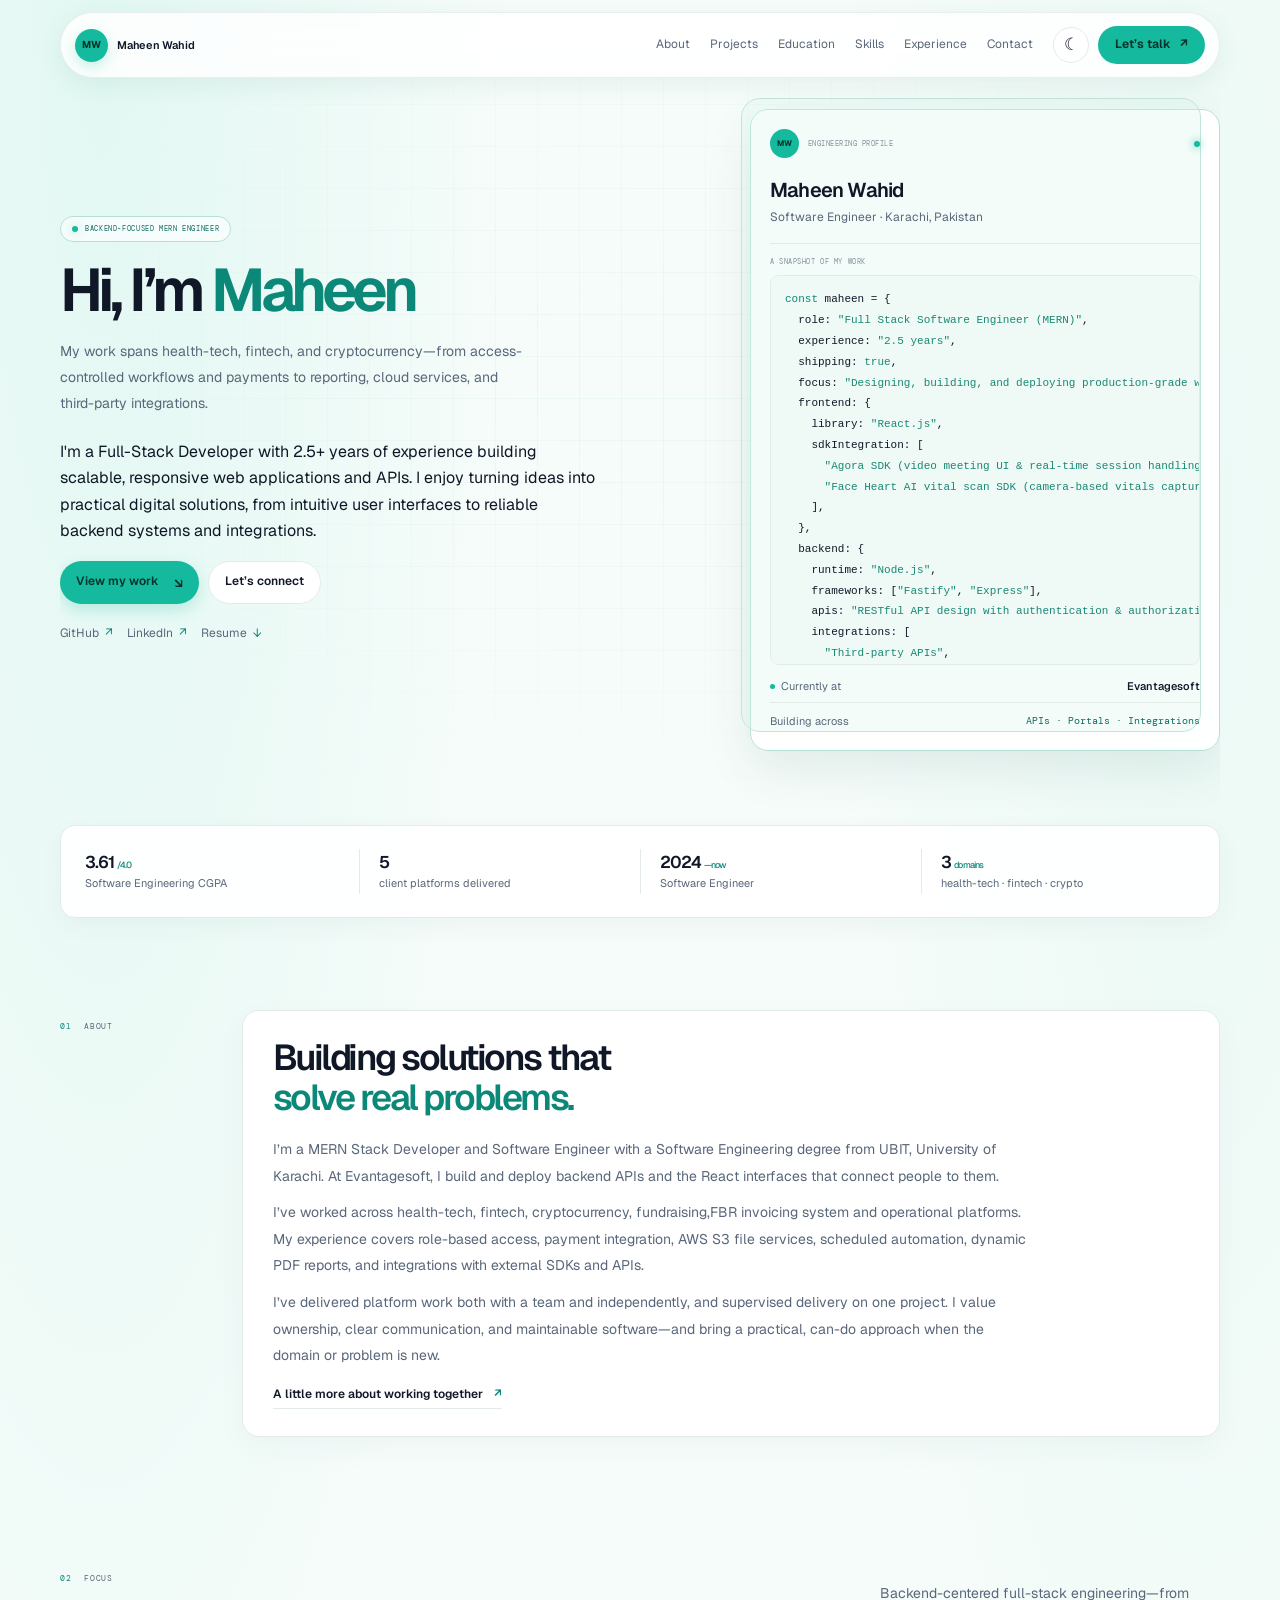
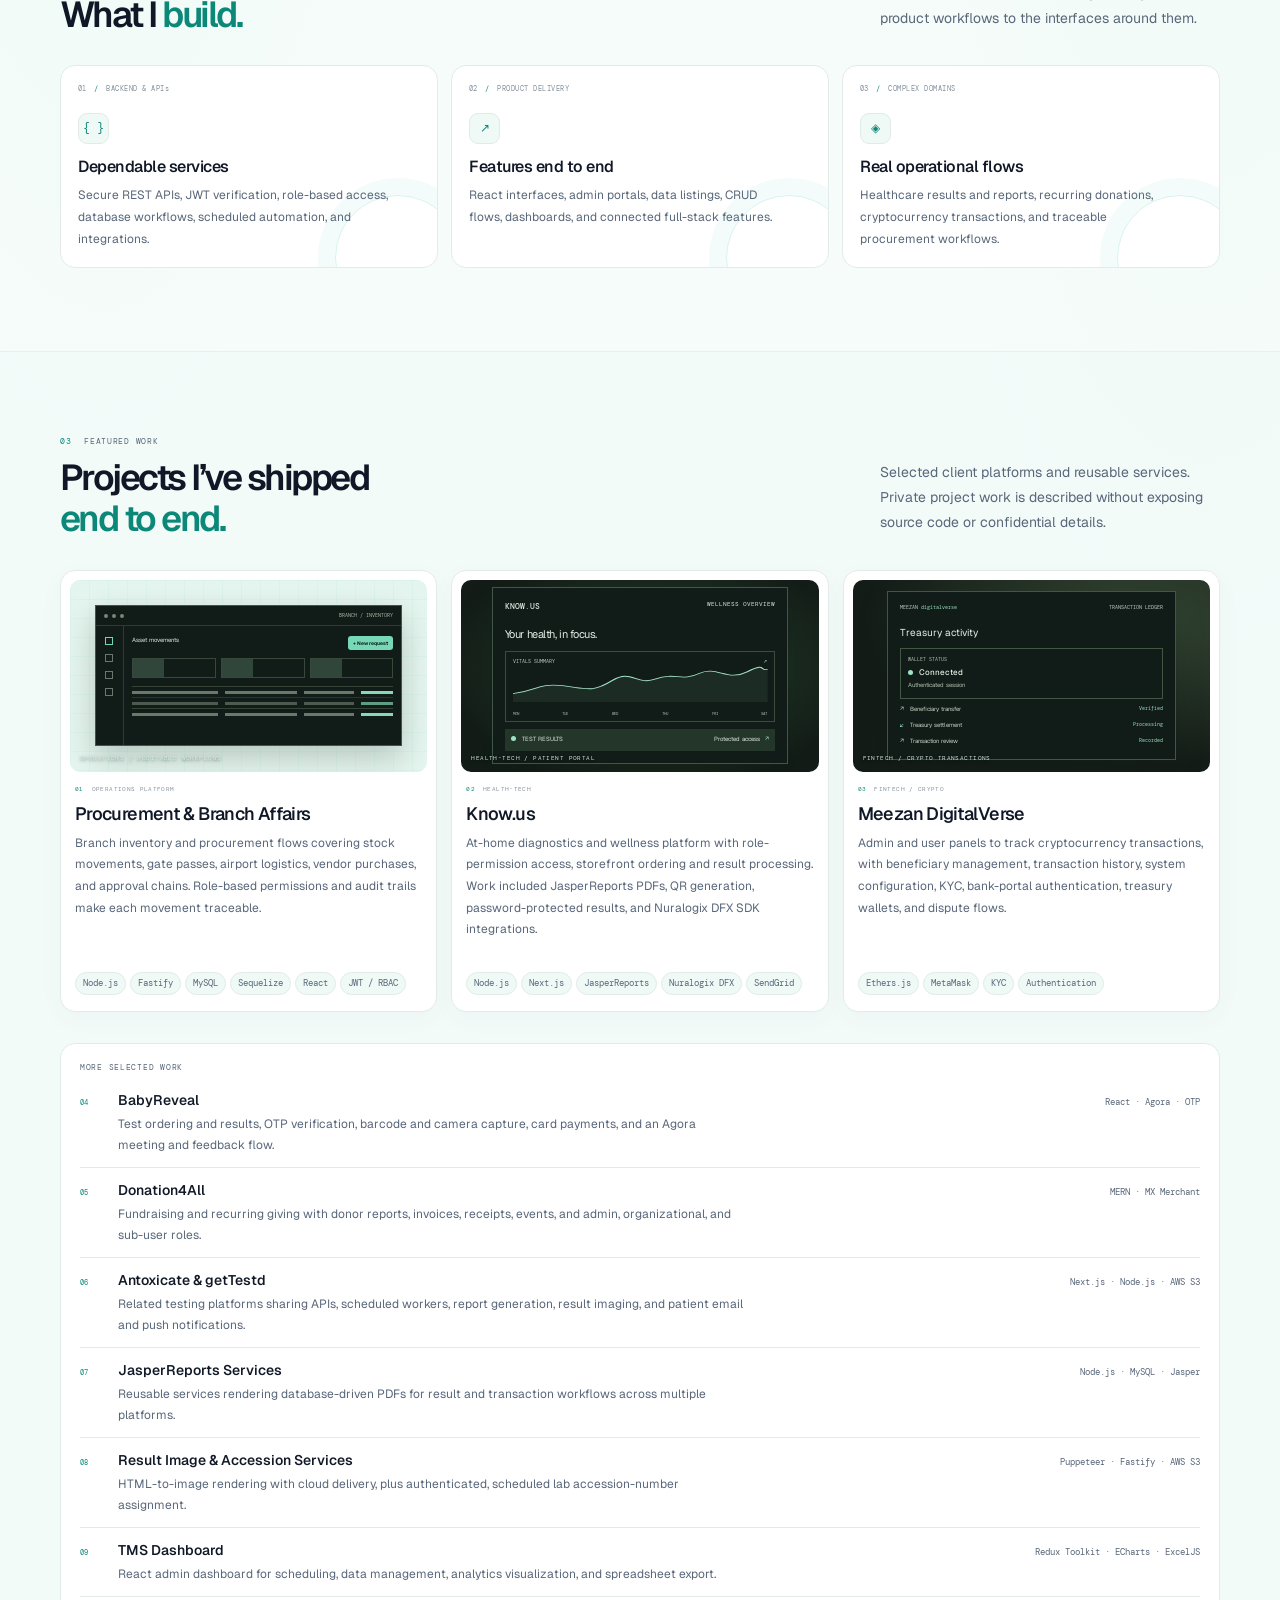
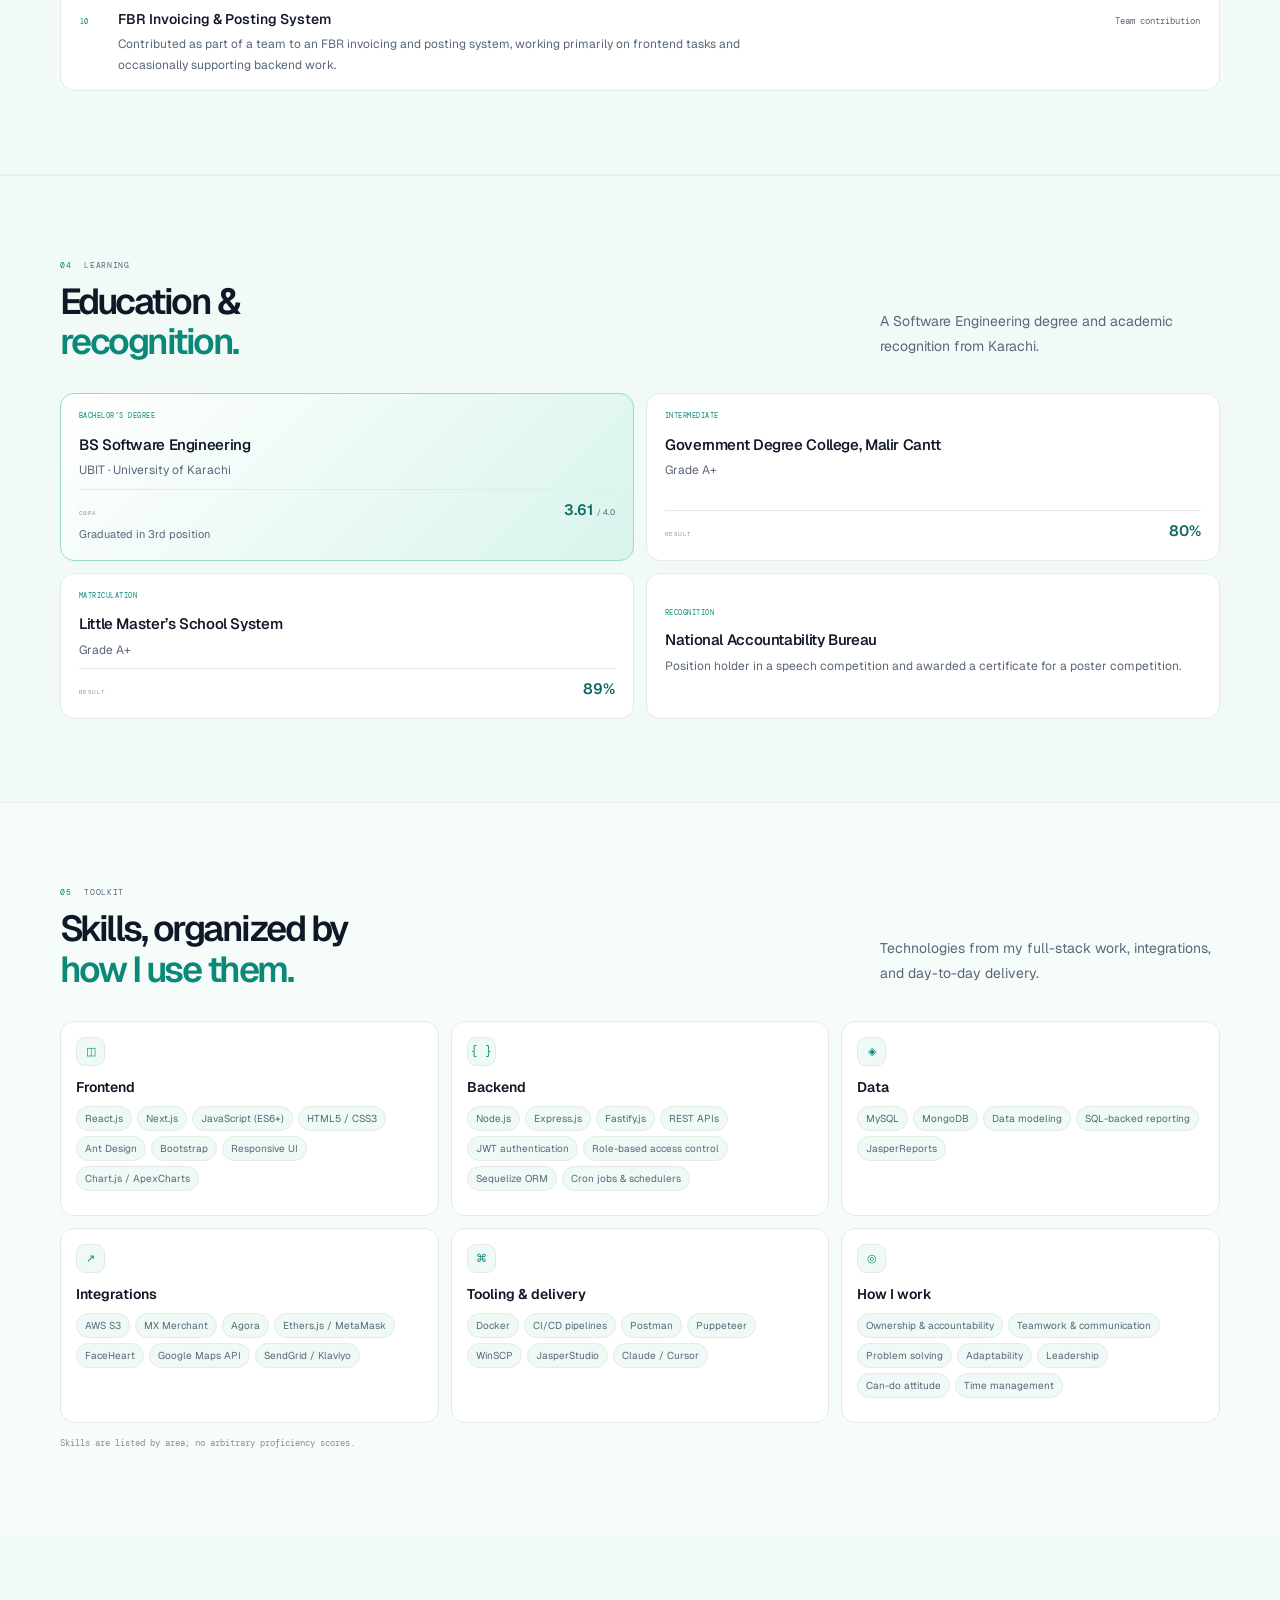
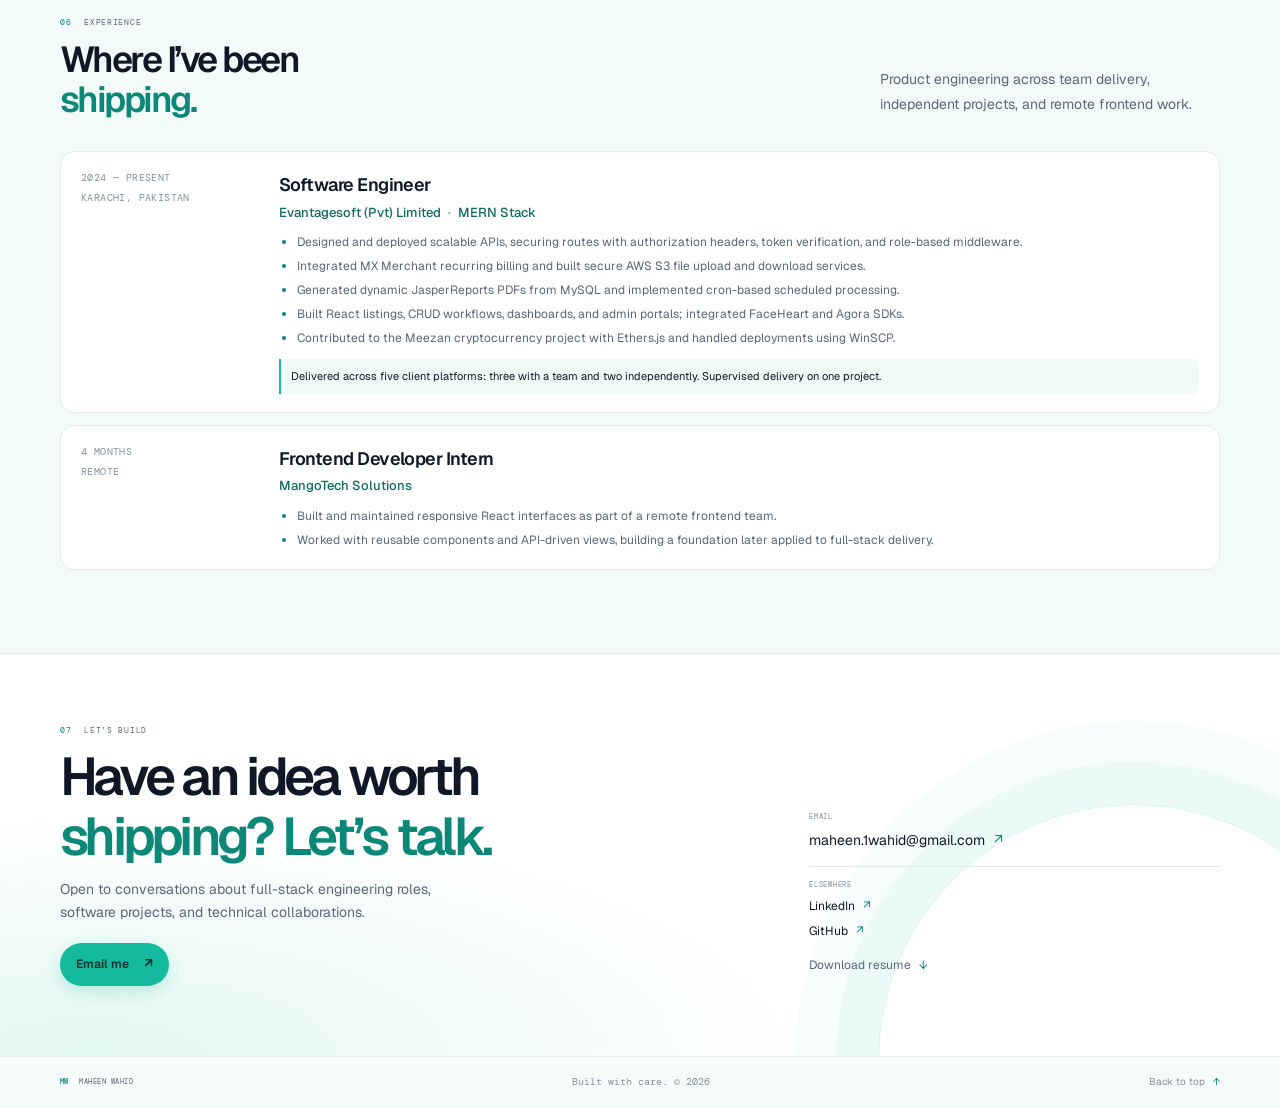
<file: portfolio/index.html>
<!doctype html>
<html lang="en">
  <head>
    <meta charset="utf-8">
    <meta name="viewport" content="width=device-width, initial-scale=1">
    <meta name="theme-color" content="#f2fbf9">
    <meta name="description" content="Maheen Wahid is a backend-focused MERN software engineer building secure APIs, maintainable workflows, and polished React products.">
    <title>Maheen Wahid — Backend-focused MERN Engineer</title>
    <link rel="preconnect" href="https://fonts.googleapis.com">
    <link rel="preconnect" href="https://fonts.gstatic.com" crossorigin>
    <link href="https://fonts.googleapis.com/css2?family=Geist:wght@400;450;500;550;600;650;700&family=DM+Mono:wght@400;500&display=swap" rel="stylesheet">
    <script>
      try {
        const savedTheme = localStorage.getItem("maheen-theme");
        document.documentElement.dataset.theme = savedTheme === "light" || savedTheme === "dark"
          ? savedTheme
          : window.matchMedia("(prefers-color-scheme: dark)").matches ? "dark" : "light";
      } catch (error) {
        console.warn("Could not load the saved theme preference.", error);
        document.documentElement.dataset.theme = "light";
      }
    </script>
    <link rel="stylesheet" href="styles.css">
    <script src="script.js" defer></script>
  </head>
  <body>
    <a class="skip-link" href="#main">Skip to content</a>
    <header class="site-header">
      <nav class="navigation shell" aria-label="Main navigation">
        <a class="wordmark" href="#top" aria-label="Maheen Wahid, home">
          <span class="wordmark-mark" aria-hidden="true">MW</span>
          <span class="wordmark-name">Maheen Wahid</span>
        </a>
        <button class="menu-toggle" type="button" aria-expanded="false" aria-controls="primary-menu" aria-label="Open navigation menu">
          <span></span><span></span>
        </button>
        <div class="nav-panel" id="primary-menu">
          <div class="nav-links">
            <a href="#about">About</a>
            <a href="#projects">Projects</a>
            <a href="#education">Education</a>
            <a href="#skills">Skills</a>
            <a href="#experience">Experience</a>
            <a href="#contact">Contact</a>
          </div>
          <div class="nav-actions">
            <button class="theme-toggle" type="button" aria-label="Switch to dark mode" title="Switch to dark mode">
              <span class="theme-toggle-icon" aria-hidden="true">☾</span>
            </button>
            <a class="nav-cta" href="#contact">Let’s talk <span aria-hidden="true">↗</span></a>
          </div>
        </div>
      </nav>
    </header>

    <main id="main">
      <section class="hero shell" id="top" aria-labelledby="hero-title">
        <div class="hero-copy reveal">
          <p class="eyebrow role-chip"><span class="status-dot" aria-hidden="true"></span> BACKEND-FOCUSED MERN ENGINEER</p>
          <h1 id="hero-title">Hi, I’m <span>Maheen</span></h1>
          <p class="hero-detail">My work spans health-tech, fintech, and cryptocurrency—from access-controlled workflows and payments to reporting, cloud services, and third-party integrations.</p>
       
       <p>
        I'm a Full-Stack Developer with 2.5+ years of experience building scalable, responsive web applications and APIs. I enjoy turning ideas into practical digital solutions, from intuitive user interfaces to reliable backend systems and integrations.
       </p>
          <div class="hero-actions">
            <a class="button button-primary" href="#projects">View my work <span aria-hidden="true">↘</span></a>
            <a class="button button-quiet" href="#contact">Let’s connect</a>
          </div>
          <div class="hero-socials" aria-label="Social links">
            <a href="https://github.com/Maheenwahid" target="_blank" rel="noopener noreferrer">GitHub <span aria-hidden="true">↗</span></a>
            <a href="https://www.linkedin.com/in/maheen-wahid-b599101ba" target="_blank" rel="noopener noreferrer">LinkedIn <span aria-hidden="true">↗</span></a>
            <a href="resume.pdf" download>Resume <span aria-hidden="true">↓</span></a>
          </div>
        </div>

        <aside class="hero-profile reveal" aria-label="Engineering profile">
          <div class="profile-topline"><span class="profile-avatar" aria-hidden="true">MW</span><span>ENGINEERING PROFILE</span><span class="profile-indicator" aria-hidden="true"></span></div>
          <p class="profile-name">Maheen Wahid</p>
          <p class="profile-role">Software Engineer <span>·</span> Karachi, Pakistan</p>
          <div class="profile-divider"></div>
          <p class="profile-label">A SNAPSHOT OF MY WORK</p>
          <pre class="profile-code" aria-label="Engineering profile highlights"><code><span class="code-muted">const</span> maheen = {
  role: <span>"Full Stack Software Engineer (MERN)"</span>,
  experience: <span>"2.5 years"</span>,
  shipping: <span>true</span>,
  focus: <span>"Designing, building, and deploying production-grade web systems end to end"</span>,
  frontend: {
    library: <span>"React.js"</span>,
    sdkIntegration: [
      <span>"Agora SDK (video meeting UI &amp; real-time session handling)"</span>,
      <span>"Face Heart AI vital scan SDK (camera-based vitals capture)"</span>,
    ],
  },
  backend: {
    runtime: <span>"Node.js"</span>,
    frameworks: [<span>"Fastify"</span>, <span>"Express"</span>],
    apis: <span>"RESTful API design with authentication &amp; authorization"</span>,
    integrations: [
      <span>"Third-party APIs"</span>,
      <span>"Payment gateways"</span>,
      <span>"Firebase FCM push notifications"</span>,
      <span>"Agora SDK (token generation, channel &amp; session management)"</span>,
      <span>"Face Heart AI vital scan (result handling &amp; storage)"</span>,
    ],
    reporting: <span>"JasperReports"</span>,
    automation: <span>"n8n workflows"</span>,
  },
  modulesShipped: [
    <span>"Agora-based video meeting module: scheduling, token generation, and live sessions (backend + frontend)"</span>,
    <span>"AI vital scan module: Face Heart AI SDK on the client, results processed and stored via backend APIs"</span>,
    <span>"Timezone-safe meeting scheduling (store UTC, convert at the edges)"</span>,
  ],
  database: {
    engine: <span>"MySQL"</span>,
    orm: <span>"Sequelize"</span>,
    practices: [<span>"Query &amp; index optimization"</span>, <span>"Schema design"</span>],
  },
  infrastructure: {
    cloud: [<span>"AWS EC2"</span>, <span>"AWS S3"</span>],
    processManagement: <span>"PM2"</span>,
    containerization: <span>"Docker"</span>,
    deployment: [<span>"Docker-based deployment"</span>, <span>"WinSCP / SSH file transfer"</span>],
    networking: <span>"Reverse proxy &amp; load balancer request flow (Nginx, X-Forwarded-For)"</span>,
  },
  strengths: [
    <span>"Third-party SDK integration, end to end (backend + frontend)"</span>,
    <span>"Production bug fixing and root-cause debugging"</span>,
    <span>"Taking features from local development to live deployment"</span>,
  ],
  futureLearning: <span>"Agentic AI"</span>,
};</code></pre>
          <div class="profile-foot">
            <span><i aria-hidden="true"></i> Currently at</span>
            <strong>Evantagesoft</strong>
          </div>
          <div class="profile-foot profile-foot-secondary">
            <span>Building across</span>
            <strong>APIs · Portals · Integrations</strong>
          </div>
        </aside>
        <div class="hero-orbit orbit-one" aria-hidden="true"></div>
        <div class="hero-orbit orbit-two" aria-hidden="true"></div>
      </section>

      <section class="stats shell reveal" aria-label="Selected career highlights">
        <div class="stat"><strong>3.61<span>/4.0</span></strong><span>Software Engineering CGPA</span></div>
        <div class="stat"><strong>5</strong><span>client platforms delivered</span></div>
        <div class="stat"><strong>2024<span>—now</span></strong><span>Software Engineer</span></div>
        <div class="stat stat-domain"><strong>3 <i>domains</i></strong><span>health-tech · fintech · crypto</span></div>
      </section>

      <section class="section about-section" id="about" aria-labelledby="about-title">
        <div class="shell about-layout">
          <p class="eyebrow section-kicker reveal"><span>01</span> ABOUT</p>
          <div class="about-card reveal">
            <h2 id="about-title">Building solutions that<br><span class="text-accent">solve real problems.</span></h2>
            <p class="about-copy">I’m a MERN Stack Developer and Software Engineer with a Software Engineering degree from UBIT, University of Karachi. At Evantagesoft, I build and deploy backend APIs and the React interfaces that connect people to them.</p>
            <p class="about-copy">I’ve worked across health-tech, fintech, cryptocurrency, fundraising,FBR invoicing system and operational platforms. My experience covers role-based access,  payment integration, AWS S3 file services, scheduled automation, dynamic PDF reports, and integrations with external SDKs and APIs.</p>
            <p class="about-copy">I’ve delivered platform work both with a team and independently, and supervised delivery on one project. I value ownership, clear communication, and maintainable software—and bring a practical, can-do approach when the domain or problem is new.</p>
            <a class="text-link" href="#contact">A little more about working together <span aria-hidden="true">↗</span></a>
          </div>
        </div>
      </section>

      <section class="section focus-section" aria-labelledby="focus-title">
        <div class="shell">
          <div class="section-heading reveal">
            <div><p class="eyebrow section-kicker"><span>02</span> FOCUS</p><h2 id="focus-title">What I <span class="text-accent">build.</span></h2></div>
            <p class="heading-aside">Backend-centered full-stack engineering—from product workflows to the interfaces around them.</p>
          </div>
          <div class="focus-grid">
            <article class="focus-card reveal">
              <span class="focus-index">01 <i>/</i> BACKEND &amp; APIs</span>
              <span class="focus-icon" aria-hidden="true">{ }</span>
              <h3>Dependable services</h3>
              <p>Secure REST APIs, JWT verification, role-based access, database workflows, scheduled automation, and integrations.</p>
            </article>
            <article class="focus-card reveal">
              <span class="focus-index">02 <i>/</i> PRODUCT DELIVERY</span>
              <span class="focus-icon" aria-hidden="true">↗</span>
              <h3>Features end to end</h3>
              <p>React interfaces, admin portals, data listings, CRUD flows, dashboards, and connected full-stack features.</p>
            </article>
            <article class="focus-card reveal">
              <span class="focus-index">03 <i>/</i> COMPLEX DOMAINS</span>
              <span class="focus-icon" aria-hidden="true">◈</span>
              <h3>Real operational flows</h3>
              <p>Healthcare results and reports, recurring donations, cryptocurrency transactions, and traceable procurement workflows.</p>
            </article>
          </div>
        </div>
      </section>

      <section class="section projects-section" id="projects" aria-labelledby="projects-title">
        <div class="shell">
          <div class="section-heading reveal">
            <div><p class="eyebrow section-kicker"><span>03</span> FEATURED WORK</p><h2 id="projects-title">Projects I’ve shipped<br><span class="text-accent">end to end.</span></h2></div>
            <p class="heading-aside">Selected client platforms and reusable services. Private project work is described without exposing source code or confidential details.</p>
          </div>
          <div class="projects-grid">
            <article class="project-card reveal">
              <div class="project-visual visual-procurement" aria-hidden="true">
                <div class="mock-window">
                  <div class="mock-bar"><span></span><span></span><span></span><small>BRANCH / INVENTORY</small></div>
                  <div class="mock-content"><div class="mock-sidebar"><i></i><i></i><i></i><i></i></div><div class="mock-workspace"><div class="mock-title"><span>Asset movements</span><b>+ New request</b></div><div class="mock-stats"><i></i><i></i><i></i></div><div class="mock-table"><i></i><i></i><i></i><i></i></div><div class="mock-table short"><i></i><i></i><i></i><i></i></div><div class="mock-table"><i></i><i></i><i></i><i></i></div></div></div>
                </div>
                <span class="visual-caption">OPERATIONS / AUDITABLE WORKFLOWS</span>
              </div>
              <div class="project-copy">
                <p class="project-kicker"><span>01</span> OPERATIONS PLATFORM</p>
                <h3>Procurement &amp; Branch Affairs</h3>
                <p>Branch inventory and procurement flows covering stock movements, gate passes, airport logistics, vendor purchases, and approval chains. Role-based permissions and audit trails make each movement traceable.</p>
                <div class="tag-list"><span>Node.js</span><span>Fastify</span><span>MySQL</span><span>Sequelize</span><span>React</span><span>JWT / RBAC</span></div>
              </div>
            </article>

            <article class="project-card reveal">
              <div class="project-visual visual-health" aria-hidden="true">
                <div class="health-panel"><div class="health-top"><span>KNOW<span class="health-dot">.</span>US</span><span>WELLNESS OVERVIEW</span></div><div class="health-greeting">Your health, in focus.</div><div class="health-chart"><div class="chart-label">VITALS SUMMARY <span>↗</span></div><svg viewBox="0 0 360 86" preserveAspectRatio="none"><path d="M0 66 C34 60 35 40 70 47 S112 64 140 35 S174 48 202 31 S238 38 263 18 S303 38 331 14 S348 13 360 8" fill="none" stroke="currentColor" stroke-width="2"/><path d="M0 66 C34 60 35 40 70 47 S112 64 140 35 S174 48 202 31 S238 38 263 18 S303 38 331 14 S348 13 360 8 V86 H0Z" fill="currentColor" opacity=".08"/></svg><div class="chart-axis"><span>MON</span><span>TUE</span><span>WED</span><span>THU</span><span>FRI</span><span>SAT</span></div></div><div class="health-result"><span><i></i> TEST RESULTS</span><b>Protected access <span>↗</span></b></div></div>
                <span class="visual-caption">HEALTH-TECH / PATIENT PORTAL</span>
              </div>
              <div class="project-copy">
                <p class="project-kicker"><span>02</span> HEALTH-TECH</p>
                <h3>Know.us</h3>
                <p>At-home diagnostics and wellness platform with role-permission access, storefront ordering and result processing. Work included JasperReports PDFs, QR generation, password-protected results, and Nuralogix DFX SDK integrations.</p>
                <div class="tag-list"><span>Node.js</span><span>Next.js</span><span>JasperReports</span><span>Nuralogix DFX</span><span>SendGrid</span></div>
              </div>
            </article>

            <article class="project-card reveal">
              <div class="project-visual visual-fintech" aria-hidden="true">
                <div class="ledger"><div class="ledger-top"><span>MEEZAN <i>digitalverse</i></span><span>TRANSACTION LEDGER</span></div><div class="ledger-heading">Treasury activity</div><div class="ledger-balance"><small>WALLET STATUS</small><b><i></i> Connected</b><span>Authenticated session</span></div><div class="ledger-row"><span><i>↗</i> Beneficiary transfer</span><b>Verified</b></div><div class="ledger-row"><span><i>↙</i> Treasury settlement</span><b>Processing</b></div><div class="ledger-row"><span><i>↗</i> Transaction review</span><b>Recorded</b></div></div>
                <span class="visual-caption">FINTECH / CRYPTO TRANSACTIONS</span>
              </div>
              <div class="project-copy">
                <p class="project-kicker"><span>03</span> FINTECH / CRYPTO</p>
                <h3>Meezan DigitalVerse</h3>
                <p>Admin and user panels to track cryptocurrency transactions, with beneficiary management, transaction history, system configuration, KYC, bank-portal authentication, treasury wallets, and dispute flows.</p>
                <div class="tag-list"><span>Ethers.js</span><span>MetaMask</span><span>KYC</span><span>Authentication</span></div>
              </div>
            </article>
          </div>
          <div class="more-work reveal">
            <p class="eyebrow">MORE SELECTED WORK</p>
            <div class="more-work-list">
              <article><span class="more-work-index">04</span><div><h3>BabyReveal</h3><p>Test ordering and results, OTP verification, barcode and camera capture, card payments, and an Agora meeting and feedback flow.</p></div><span class="more-work-stack">React · Agora · OTP</span></article>
              <article><span class="more-work-index">05</span><div><h3>Donation4All</h3><p>Fundraising and recurring giving with donor reports, invoices, receipts, events, and admin, organizational, and sub-user roles.</p></div><span class="more-work-stack">MERN · MX Merchant</span></article>
              <article><span class="more-work-index">06</span><div><h3>Antoxicate &amp; getTestd</h3><p>Related testing platforms sharing APIs, scheduled workers, report generation, result imaging, and patient email and push notifications.</p></div><span class="more-work-stack">Next.js · Node.js · AWS S3</span></article>
              <article><span class="more-work-index">07</span><div><h3>JasperReports Services</h3><p>Reusable services rendering database-driven PDFs for result and transaction workflows across multiple platforms.</p></div><span class="more-work-stack">Node.js · MySQL · Jasper</span></article>
              <article><span class="more-work-index">08</span><div><h3>Result Image &amp; Accession Services</h3><p>HTML-to-image rendering with cloud delivery, plus authenticated, scheduled lab accession-number assignment.</p></div><span class="more-work-stack">Puppeteer · Fastify · AWS S3</span></article>
              <article><span class="more-work-index">09</span><div><h3>TMS Dashboard</h3><p>React admin dashboard for scheduling, data management, analytics visualization, and spreadsheet export.</p></div><span class="more-work-stack">Redux Toolkit · ECharts · ExcelJS</span></article>
              <article><span class="more-work-index">10</span><div><h3>FBR Invoicing &amp; Posting System</h3><p>Contributed as part of a team to an FBR invoicing and posting system, working primarily on frontend tasks and occasionally supporting backend work.</p></div><span class="more-work-stack">Team contribution</span></article>
            </div>
          </div>
        </div>
      </section>

      <section class="section education-section" id="education" aria-labelledby="education-title">
        <div class="shell">
          <div class="section-heading reveal">
            <div><p class="eyebrow section-kicker"><span>04</span> LEARNING</p><h2 id="education-title">Education &amp;<br><span class="text-accent">recognition.</span></h2></div>
            <p class="heading-aside">A Software Engineering degree and academic recognition from Karachi.</p>
          </div>
          <div class="education-grid">
            <article class="education-card education-primary reveal">
              <span class="education-status">BACHELOR’S DEGREE</span>
              <h3>BS Software Engineering</h3>
              <p>UBIT · University of Karachi</p>
              <div class="education-result"><span>CGPA</span><strong>3.61 <i>/ 4.0</i></strong></div>
              <span class="education-honor">Graduated in 3rd position</span>
            </article>
            <article class="education-card reveal"><span class="education-status">INTERMEDIATE</span><h3>Government Degree College, Malir Cantt</h3><p>Grade A+</p><div class="education-result"><span>RESULT</span><strong>80%</strong></div></article>
            <article class="education-card reveal"><span class="education-status">MATRICULATION</span><h3>Little Master’s School System</h3><p>Grade A+</p><div class="education-result"><span>RESULT</span><strong>89%</strong></div></article>
            <article class="education-card education-recognition reveal"><span class="education-status">RECOGNITION</span><h3>National Accountability Bureau</h3><p>Position holder in a speech competition and awarded a certificate for a poster competition.</p></article>
          </div>
        </div>
      </section>

      <section class="section skills-section" id="skills" aria-labelledby="skills-title">
        <div class="shell">
          <div class="section-heading reveal">
            <div><p class="eyebrow section-kicker"><span>05</span> TOOLKIT</p><h2 id="skills-title">Skills, organized by<br><span class="text-accent">how I use them.</span></h2></div>
            <p class="heading-aside">Technologies from my full-stack work, integrations, and day-to-day delivery.</p>
          </div>
          <div class="skills-grid">
            <article class="skill-card reveal"><span class="skill-icon" aria-hidden="true">◫</span><h3>Frontend</h3><ul><li>React.js</li><li>Next.js</li><li>JavaScript (ES6+)</li><li>HTML5 / CSS3</li><li>Ant Design</li><li>Bootstrap</li><li>Responsive UI</li><li>Chart.js / ApexCharts</li></ul></article>
            <article class="skill-card reveal"><span class="skill-icon" aria-hidden="true">{ }</span><h3>Backend</h3><ul><li>Node.js</li><li>Express.js</li><li>Fastify.js</li><li>REST APIs</li><li>JWT authentication</li><li>Role-based access control</li><li>Sequelize ORM</li><li>Cron jobs &amp; schedulers</li></ul></article>
            <article class="skill-card reveal"><span class="skill-icon" aria-hidden="true">◈</span><h3>Data</h3><ul><li>MySQL</li><li>MongoDB</li><li>Data modeling</li><li>SQL-backed reporting</li><li>JasperReports</li></ul></article>
            <article class="skill-card reveal"><span class="skill-icon" aria-hidden="true">↗</span><h3>Integrations</h3><ul><li>AWS S3</li><li>MX Merchant</li><li>Agora</li><li>Ethers.js / MetaMask</li><li>FaceHeart</li><li>Google Maps API</li><li>SendGrid / Klaviyo</li></ul></article>
            <article class="skill-card reveal"><span class="skill-icon" aria-hidden="true">⌘</span><h3>Tooling &amp; delivery</h3><ul><li>Docker</li><li>CI/CD pipelines</li><li>Postman</li><li>Puppeteer</li><li>WinSCP</li><li>JasperStudio</li><li>Claude / Cursor</li></ul></article>
            <article class="skill-card reveal"><span class="skill-icon" aria-hidden="true">◎</span><h3>How I work</h3><ul><li>Ownership &amp; accountability</li><li>Teamwork &amp; communication</li><li>Problem solving</li><li>Adaptability</li><li>Leadership</li><li>Can-do attitude</li><li>Time management</li></ul></article>
          </div>
          <p class="skills-footnote reveal">Skills are listed by area; no arbitrary proficiency scores.</p>
        </div>
      </section>

      <section class="section experience-section" id="experience" aria-labelledby="experience-title">
        <div class="shell">
          <div class="section-heading reveal">
            <div><p class="eyebrow section-kicker"><span>06</span> EXPERIENCE</p><h2 id="experience-title">Where I’ve been<br><span class="text-accent">shipping.</span></h2></div>
            <p class="heading-aside">Product engineering across team delivery, independent projects, and remote frontend work.</p>
          </div>
          <div class="experience-list">
            <article class="experience-card reveal">
              <div class="experience-period"><span>2024 — PRESENT</span><span>KARACHI, PAKISTAN</span></div>
              <div class="experience-content">
                <h3>Software Engineer</h3>
                <p class="experience-company">Evantagesoft (Pvt) Limited <span>·</span> MERN Stack</p>
                <ul>
                  <li>Designed and deployed scalable APIs, securing routes with authorization headers, token verification, and role-based middleware.</li>
                  <li>Integrated MX Merchant recurring billing and built secure AWS S3 file upload and download services.</li>
                  <li>Generated dynamic JasperReports PDFs from MySQL and implemented cron-based scheduled processing.</li>
                  <li>Built React listings, CRUD workflows, dashboards, and admin portals; integrated FaceHeart and Agora SDKs.</li>
                  <li>Contributed to the Meezan cryptocurrency project with Ethers.js and handled deployments using WinSCP.</li>
                </ul>
                <p class="experience-highlight">Delivered across five client platforms: three with a team and two independently. Supervised delivery on one project.</p>
              </div>
            </article>
            <article class="experience-card reveal">
              <div class="experience-period"><span>4 MONTHS</span><span>REMOTE</span></div>
              <div class="experience-content">
                <h3>Frontend Developer Intern</h3>
                <p class="experience-company">MangoTech Solutions</p>
                <ul><li>Built and maintained responsive React interfaces as part of a remote frontend team.</li><li>Worked with reusable components and API-driven views, building a foundation later applied to full-stack delivery.</li></ul>
              </div>
            </article>
          </div>
        </div>
      </section>

      <section class="contact-section" id="contact" aria-labelledby="contact-title">
        <div class="contact-inner shell reveal">
          <div class="contact-copy">
            <p class="eyebrow section-kicker"><span>07</span> LET’S BUILD</p>
            <h2 id="contact-title">Have an idea worth<br><span class="text-accent">shipping? Let’s talk.</span></h2>
            <p>Open to conversations about full-stack engineering roles, software projects, and technical collaborations.</p>
            <a class="button button-primary contact-button" href="mailto:maheen.1wahid@gmail.com">Email me <span aria-hidden="true">↗</span></a>
          </div>
          <div class="contact-details">
            <span class="contact-label">EMAIL</span>
            <a class="contact-email" href="mailto:maheen.1wahid@gmail.com">maheen.1wahid@gmail.com <span aria-hidden="true">↗</span></a>
            <div class="contact-line"></div>
            <span class="contact-label">ELSEWHERE</span>
            <a href="https://www.linkedin.com/in/maheen-wahid-b599101ba" target="_blank" rel="noopener noreferrer">LinkedIn <span aria-hidden="true">↗</span></a>
            <a href="https://github.com/Maheenwahid" target="_blank" rel="noopener noreferrer">GitHub <span aria-hidden="true">↗</span></a>
            <a class="contact-resume" href="resume.pdf" download>Download resume <span aria-hidden="true">↓</span></a>
          </div>
        </div>
      </section>
    </main>

    <footer class="site-footer">
      <div class="shell footer-inner">
        <a class="footer-wordmark" href="#top"><span>MW</span> MAHEEN WAHID</a>
        <span>Built with care. © <span id="current-year">2026</span></span>
        <a class="back-to-top" href="#top">Back to top <span aria-hidden="true">↑</span></a>
      </div>
    </footer>
  </body>
</html>
</file>
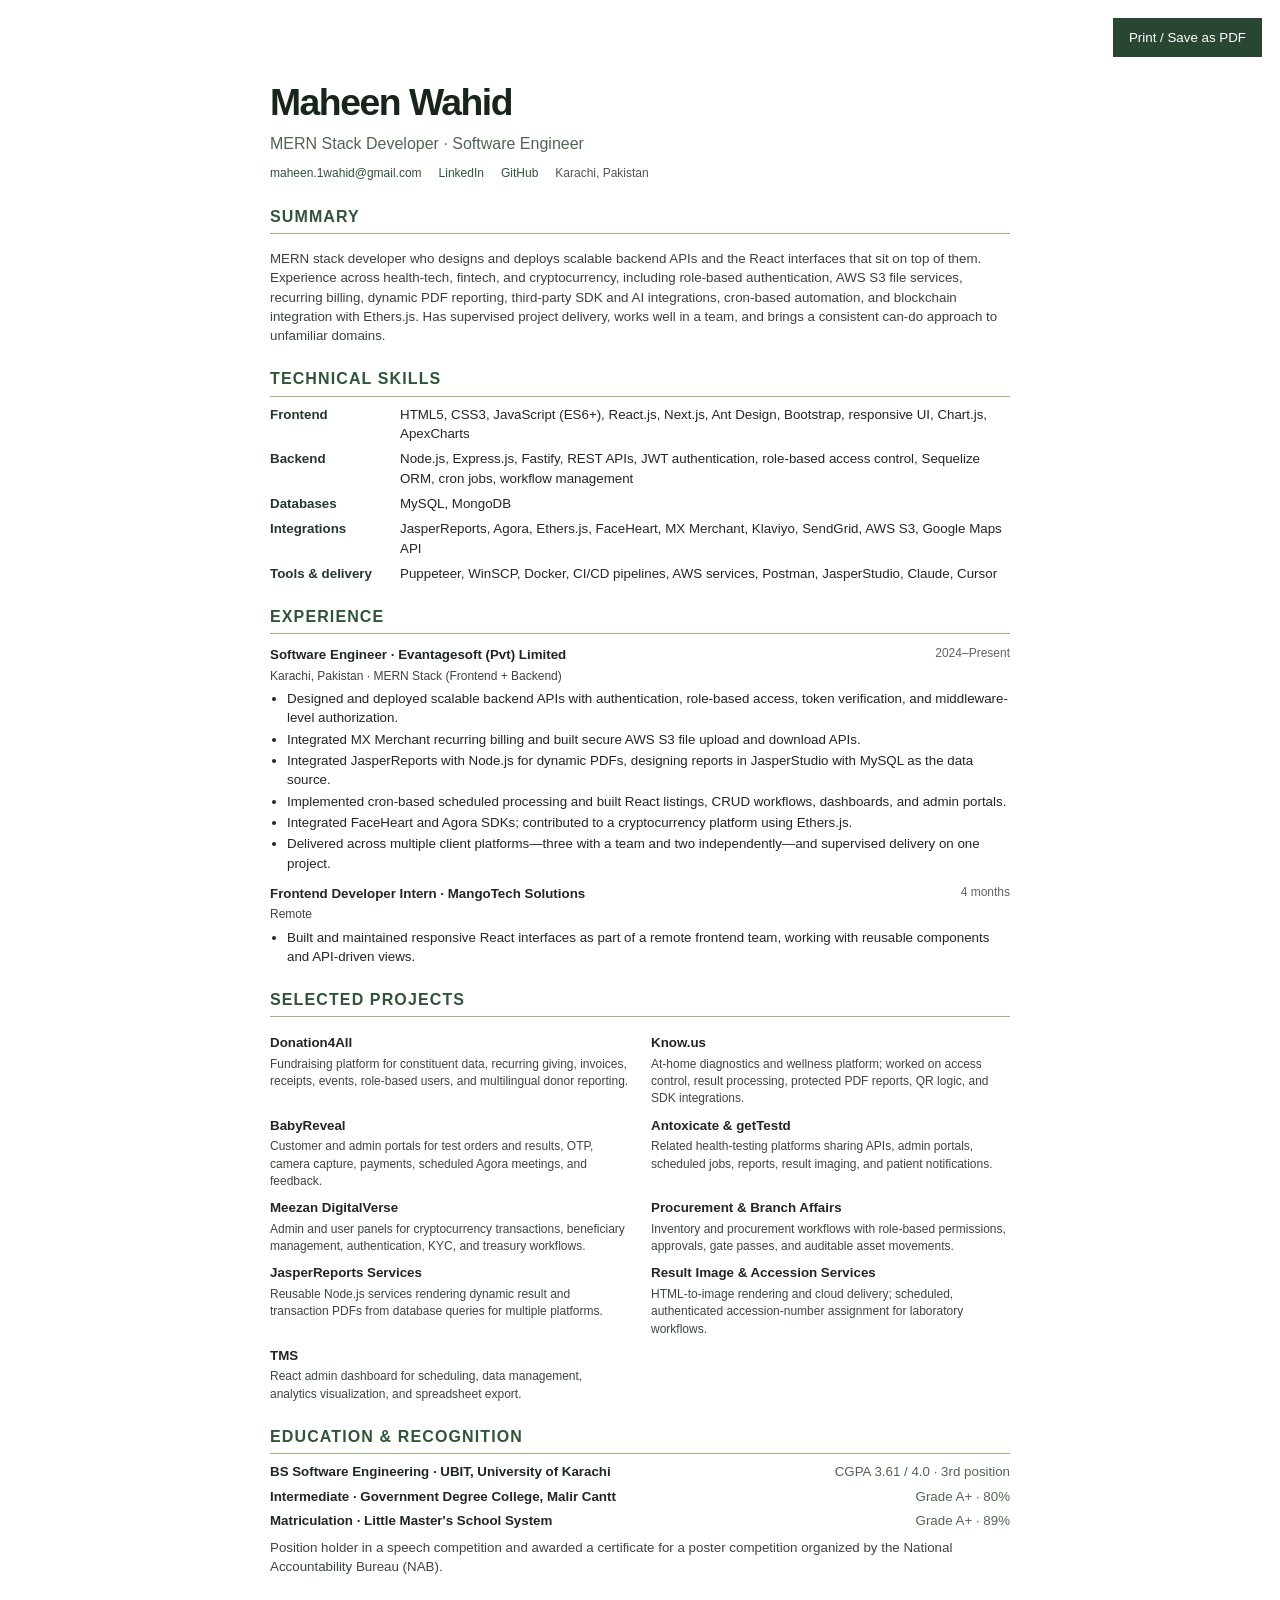
<file: portfolio/resume.html>
<!doctype html>
<html lang="en">
  <head>
    <meta charset="utf-8">
    <meta name="viewport" content="width=device-width, initial-scale=1">
    <meta name="robots" content="noindex">
    <title>Maheen Wahid — Resume</title>
    <style>
      :root { color: #202720; font-family: Arial, Helvetica, sans-serif; font-size: 10pt; line-height: 1.45; }
      * { box-sizing: border-box; }
      body { max-width: 850px; margin: 30px auto; padding: 45px 55px; background: white; }
      h1, h2, h3, p { margin: 0; }
      h1 { color: #17251b; font-size: 28pt; letter-spacing: -.04em; }
      h2 { margin: 22px 0 8px; padding-bottom: 5px; border-bottom: 1px solid #95b77e; color: #31533a; font-size: 12pt; letter-spacing: .07em; text-transform: uppercase; }
      h3 { font-size: 10pt; }
      a { color: #31533a; text-decoration: none; }
      .role { margin-top: 3px; color: #526452; font-size: 12pt; }
      .contact { display: flex; flex-wrap: wrap; gap: 4px 17px; margin-top: 10px; color: #4c574d; font-size: 9pt; }
      .summary { margin-top: 15px; color: #39423a; }
      .skills { display: grid; grid-template-columns: 120px 1fr; gap: 6px 10px; }
      .skills strong { color: #25372a; }
      .entry { margin: 11px 0 0; }
      .entry-head { display: flex; justify-content: space-between; gap: 15px; }
      .entry-meta { color: #5c675d; font-size: 9pt; }
      ul { margin: 4px 0 0; padding-left: 17px; }
      li { margin: 2px 0; }
      .project-list { display: grid; grid-template-columns: 1fr 1fr; column-gap: 22px; }
      .project { margin: 8px 0 0; }
      .project p, .entry p { margin-top: 3px; color: #3d463e; font-size: 9pt; }
      .education { display: grid; grid-template-columns: 1fr auto; gap: 5px 16px; }
      .education span { color: #526452; text-align: right; }
      .recognition { margin-top: 8px; color: #3d463e; }
      .print-action { position: fixed; top: 18px; right: 18px; padding: 10px 16px; border: 0; background: #294632; color: #fff; font: inherit; cursor: pointer; }
      @media (max-width: 620px) { body { margin: 0; padding: 28px 22px; }.project-list { grid-template-columns: 1fr; }.skills { grid-template-columns: 1fr; gap: 1px; }.skills strong:not(:first-child) { margin-top: 7px; } }
      @media print {
        @page { size: A4; margin: 15mm 16mm; }
        body { max-width: none; margin: 0; padding: 0; font-size: 9pt; }
        h2 { break-after: avoid; }
        .entry, .project { break-inside: avoid; }
        .print-action { display: none; }
      }
    </style>
  </head>
  <body>
    <button class="print-action" type="button" onclick="window.print()">Print / Save as PDF</button>
    <header>
      <h1>Maheen Wahid</h1>
      <p class="role">MERN Stack Developer · Software Engineer</p>
      <div class="contact">
        <a href="mailto:maheen.1wahid@gmail.com">maheen.1wahid@gmail.com</a>
        <a href="https://www.linkedin.com/in/maheen-wahid-b599101ba">LinkedIn</a>
        <a href="https://github.com/Maheenwahid">GitHub</a>
        <span>Karachi, Pakistan</span>
      </div>
    </header>

    <section>
      <h2>Summary</h2>
      <p class="summary">MERN stack developer who designs and deploys scalable backend APIs and the React interfaces that sit on top of them. Experience across health-tech, fintech, and cryptocurrency, including role-based authentication, AWS S3 file services, recurring billing, dynamic PDF reporting, third-party SDK and AI integrations, cron-based automation, and blockchain integration with Ethers.js. Has supervised project delivery, works well in a team, and brings a consistent can-do approach to unfamiliar domains.</p>
    </section>

    <section>
      <h2>Technical skills</h2>
      <div class="skills">
        <strong>Frontend</strong><span>HTML5, CSS3, JavaScript (ES6+), React.js, Next.js, Ant Design, Bootstrap, responsive UI, Chart.js, ApexCharts</span>
        <strong>Backend</strong><span>Node.js, Express.js, Fastify, REST APIs, JWT authentication, role-based access control, Sequelize ORM, cron jobs, workflow management</span>
        <strong>Databases</strong><span>MySQL, MongoDB</span>
        <strong>Integrations</strong><span>JasperReports, Agora, Ethers.js, FaceHeart, MX Merchant, Klaviyo, SendGrid, AWS S3, Google Maps API</span>
        <strong>Tools & delivery</strong><span>Puppeteer, WinSCP, Docker, CI/CD pipelines, AWS services, Postman, JasperStudio, Claude, Cursor</span>
      </div>
    </section>

    <section>
      <h2>Experience</h2>
      <article class="entry">
        <div class="entry-head"><h3>Software Engineer · Evantagesoft (Pvt) Limited</h3><span class="entry-meta">2024–Present</span></div>
        <p class="entry-meta">Karachi, Pakistan · MERN Stack (Frontend + Backend)</p>
        <ul>
          <li>Designed and deployed scalable backend APIs with authentication, role-based access, token verification, and middleware-level authorization.</li>
          <li>Integrated MX Merchant recurring billing and built secure AWS S3 file upload and download APIs.</li>
          <li>Integrated JasperReports with Node.js for dynamic PDFs, designing reports in JasperStudio with MySQL as the data source.</li>
          <li>Implemented cron-based scheduled processing and built React listings, CRUD workflows, dashboards, and admin portals.</li>
          <li>Integrated FaceHeart and Agora SDKs; contributed to a cryptocurrency platform using Ethers.js.</li>
          <li>Delivered across multiple client platforms—three with a team and two independently—and supervised delivery on one project.</li>
        </ul>
      </article>
      <article class="entry">
        <div class="entry-head"><h3>Frontend Developer Intern · MangoTech Solutions</h3><span class="entry-meta">4 months</span></div>
        <p class="entry-meta">Remote</p>
        <ul><li>Built and maintained responsive React interfaces as part of a remote frontend team, working with reusable components and API-driven views.</li></ul>
      </article>
    </section>

    <section>
      <h2>Selected projects</h2>
      <div class="project-list">
        <article class="project"><h3>Donation4All</h3><p>Fundraising platform for constituent data, recurring giving, invoices, receipts, events, role-based users, and multilingual donor reporting.</p></article>
        <article class="project"><h3>Know.us</h3><p>At-home diagnostics and wellness platform; worked on access control, result processing, protected PDF reports, QR logic, and SDK integrations.</p></article>
        <article class="project"><h3>BabyReveal</h3><p>Customer and admin portals for test orders and results, OTP, camera capture, payments, scheduled Agora meetings, and feedback.</p></article>
        <article class="project"><h3>Antoxicate & getTestd</h3><p>Related health-testing platforms sharing APIs, admin portals, scheduled jobs, reports, result imaging, and patient notifications.</p></article>
        <article class="project"><h3>Meezan DigitalVerse</h3><p>Admin and user panels for cryptocurrency transactions, beneficiary management, authentication, KYC, and treasury workflows.</p></article>
        <article class="project"><h3>Procurement & Branch Affairs</h3><p>Inventory and procurement workflows with role-based permissions, approvals, gate passes, and auditable asset movements.</p></article>
        <article class="project"><h3>JasperReports Services</h3><p>Reusable Node.js services rendering dynamic result and transaction PDFs from database queries for multiple platforms.</p></article>
        <article class="project"><h3>Result Image & Accession Services</h3><p>HTML-to-image rendering and cloud delivery; scheduled, authenticated accession-number assignment for laboratory workflows.</p></article>
        <article class="project"><h3>TMS</h3><p>React admin dashboard for scheduling, data management, analytics visualization, and spreadsheet export.</p></article>
      </div>
    </section>

    <section>
      <h2>Education & recognition</h2>
      <div class="education">
        <strong>BS Software Engineering · UBIT, University of Karachi</strong><span>CGPA 3.61 / 4.0 · 3rd position</span>
        <strong>Intermediate · Government Degree College, Malir Cantt</strong><span>Grade A+ · 80%</span>
        <strong>Matriculation · Little Master's School System</strong><span>Grade A+ · 89%</span>
      </div>
      <p class="recognition">Position holder in a speech competition and awarded a certificate for a poster competition organized by the National Accountability Bureau (NAB).</p>
    </section>
  </body>
</html>
</file>
<file: portfolio/styles.css>
:root {
  color-scheme: light;
  --bg: #f6fcfa;
  --surface: #ffffff;
  --surface-soft: #eff9f6;
  --surface-deep: #e4f4ee;
  --text: #101827;
  --muted: #59677a;
  --faint: #83909d;
  --line: #e2ebe8;
  --accent: #15b99d;
  --accent-deep: #0c8879;
  --accent-ink: #116b62;
  --accent-tint: #d8f4ec;
  --grid: rgba(25, 159, 137, .055);
  --shadow: 0 18px 50px rgba(16, 61, 54, .09);
  --font: "Geist", "Geist Fallback", -apple-system, BlinkMacSystemFont, "Segoe UI", Arial, sans-serif;
  --mono: "DM Mono", Consolas, monospace;
}

:root[data-theme="dark"] {
  color-scheme: dark;
  --bg: #0c1315;
  --surface: #121d20;
  --surface-soft: #172629;
  --surface-deep: #1d3333;
  --text: #edf5f4;
  --muted: #afc0bd;
  --faint: #829995;
  --line: #2a3b3b;
  --accent: #42d8bd;
  --accent-deep: #6de0c7;
  --accent-ink: #92ead7;
  --accent-tint: #163d38;
  --grid: rgba(101, 219, 195, .06);
  --shadow: 0 22px 55px rgba(0, 0, 0, .28);
}

* { box-sizing: border-box; }
html { scroll-behavior: smooth; scroll-padding-top: 100px; }
body {
  margin: 0;
  background:
    radial-gradient(ellipse at 8% 0%, rgba(121, 226, 205, .16), transparent 410px),
    radial-gradient(ellipse at 94% 9%, rgba(168, 233, 216, .13), transparent 390px),
    var(--bg);
  color: var(--text);
  font-family: var(--font);
  font-size: 16px;
  line-height: 1.65;
  -webkit-font-smoothing: antialiased;
}
::selection { background: var(--accent); color: #07201c; }
a { color: inherit; text-decoration: none; }
button, a { -webkit-tap-highlight-color: transparent; }
a:focus-visible, button:focus-visible { outline: 3px solid var(--accent-deep); outline-offset: 4px; }
.shell { width: min(1160px, calc(100% - 72px)); margin-inline: auto; }
.skip-link { position: fixed; z-index: 100; top: 12px; left: 12px; padding: 10px 16px; transform: translateY(-160%); border-radius: 10px; background: var(--accent); color: #07201c; font-weight: 650; }
.skip-link:focus { transform: translateY(0); }

.site-header { position: sticky; z-index: 30; top: 12px; margin-bottom: -80px; background: transparent; }
.navigation {
  min-height: 66px;
  display: flex;
  align-items: center;
  justify-content: space-between;
  padding: 0 14px;
  border: 1px solid color-mix(in srgb, var(--line) 80%, transparent);
  border-radius: 999px;
  background: color-mix(in srgb, var(--surface) 83%, transparent);
  box-shadow: 0 7px 26px rgba(19, 85, 72, .07);
  backdrop-filter: blur(18px);
}
.wordmark { display: inline-flex; align-items: center; gap: 9px; font-size: 11px; font-weight: 600; letter-spacing: -.02em; white-space: nowrap; }
.wordmark-mark { width: 33px; height: 33px; display: grid; place-items: center; border-radius: 50%; background: var(--accent); color: #07312b; font-size: 10px; font-weight: 700; box-shadow: 0 5px 13px color-mix(in srgb, var(--accent) 22%, transparent); }
.nav-panel, .nav-links, .nav-actions { display: flex; align-items: center; }
.nav-panel { gap: 20px; }
.nav-links { gap: 20px; }
.nav-links a { position: relative; color: var(--muted); font-size: 12px; transition: color .2s ease; }
.nav-links a::after { position: absolute; right: 0; bottom: -6px; left: 0; height: 2px; content: ""; transform: scaleX(0); transform-origin: left; border-radius: 3px; background: var(--accent); transition: transform .2s ease; }
.nav-links a:hover, .nav-links a[aria-current="location"] { color: var(--accent-ink); }
.nav-links a[aria-current="location"]::after { transform: scaleX(1); }
.nav-actions { gap: 9px; }
.theme-toggle {
  width: 36px;
  height: 36px;
  display: grid;
  place-items: center;
  border: 1px solid var(--line);
  border-radius: 50%;
  background: var(--surface);
  color: var(--text);
  cursor: pointer;
  transition: transform .2s ease, border-color .2s ease, background .2s ease;
}
.theme-toggle:hover { transform: rotate(-12deg); border-color: var(--accent); background: var(--accent-tint); }
.theme-toggle-icon { font-size: 17px; line-height: 1; }
html:not(.js) .theme-toggle { display: none; }
.nav-cta { padding: 9px 17px; border-radius: 999px; background: var(--accent); color: #07312b; font-size: 12px; font-weight: 650; transition: transform .2s ease, box-shadow .2s ease; }
.nav-cta span { margin-left: 6px; }
.nav-cta:hover { transform: translateY(-1px); box-shadow: 0 5px 15px color-mix(in srgb, var(--accent) 32%, transparent); }
.menu-toggle { display: none; }

.hero {
  position: relative;
  min-height: 692px;
  display: grid;
  grid-template-columns: 1.03fr .97fr;
  align-items: center;
  gap: 57px;
  padding-top: 123px;
  padding-bottom: 74px;
  overflow: clip;
  isolation: isolate;
}
.hero::before { position: absolute; z-index: -2; inset: 76px -27px 29px -27px; content: ""; border-radius: 38px; opacity: .9; background-image: linear-gradient(var(--grid) 1px, transparent 1px), linear-gradient(90deg, var(--grid) 1px, transparent 1px); background-size: 42px 42px; mask-image: radial-gradient(ellipse at 53% 44%, #000 14%, transparent 77%); }
.hero-copy { max-width: 545px; }
.eyebrow { margin: 0 0 17px; color: var(--muted); font-family: var(--mono); font-size: 8px; letter-spacing: .09em; }
.role-chip { width: fit-content; display: flex; align-items: center; gap: 7px; padding: 6px 11px; border: 1px solid color-mix(in srgb, var(--accent) 22%, var(--line)); border-radius: 999px; background: color-mix(in srgb, var(--surface) 62%, transparent); color: var(--accent-ink); font-size: 7px; }
.status-dot { width: 6px; height: 6px; display: inline-block; flex: 0 0 auto; border-radius: 50%; background: var(--accent); box-shadow: 0 0 10px color-mix(in srgb, var(--accent) 40%, transparent); }
h1, h2, h3, p { margin-top: 0; }
.hero h1 { margin: 17px 0 17px; font-size: clamp(46px, 5vw, 60px); font-weight: 650; letter-spacing: -.075em; line-height: 1.06; }
.hero h1 span, .text-accent { color: var(--accent-deep); }
.hero-intro { max-width: 460px; margin-bottom: 11px; color: var(--text); font-size: 17px; line-height: 1.8; }
.hero-detail { max-width: 470px; margin-bottom: 22px; color: var(--muted); font-size: 14px; line-height: 1.85; }
.hero-actions { display: flex; flex-wrap: wrap; gap: 9px; }
.button { min-height: 43px; display: inline-flex; align-items: center; justify-content: center; gap: 15px; padding: 0 16px; border-radius: 999px; font-size: 12px; font-weight: 600; transition: transform .2s ease, box-shadow .2s ease, background .2s ease, border-color .2s ease; }
.button:hover { transform: translateY(-2px); }
.button-primary { background: var(--accent); color: #07312b; box-shadow: 0 6px 16px color-mix(in srgb, var(--accent) 23%, transparent); }
.button-primary:hover { box-shadow: 0 9px 20px color-mix(in srgb, var(--accent) 33%, transparent); }
.button-primary span { font-size: 14px; }
.button-quiet { border: 1px solid var(--line); background: var(--surface); color: var(--text); }
.button-quiet:hover { border-color: var(--accent); background: var(--surface-soft); }
.hero-socials { display: flex; flex-wrap: wrap; gap: 15px; margin-top: 20px; color: var(--muted); font-size: 12px; }
.hero-socials a { transition: color .2s ease; }
.hero-socials a:hover, .contact-details a:hover { color: var(--accent-ink); }
.hero-socials a span { margin-left: 3px; color: var(--accent-deep); }

.hero-profile {
  position: relative;
  z-index: 1;
  min-width: 0;
  width: min(100%, 470px);
  justify-self: end;
  padding: 19px;
  border: 1px solid color-mix(in srgb, var(--accent) 23%, var(--line));
  border-radius: 18px;
  background: color-mix(in srgb, var(--surface) 95%, transparent);
  box-shadow: var(--shadow);
  transition: transform .22s ease, box-shadow .22s ease;
}
.hero-profile:hover { transform: translateY(-3px); box-shadow: 0 22px 56px rgba(16, 61, 54, .13); }
.hero-profile::after { position: absolute; z-index: -1; inset: -12px 18px 18px -10px; content: ""; border: 1px solid color-mix(in srgb, var(--accent) 15%, var(--line)); border-radius: 19px; background: color-mix(in srgb, var(--accent-tint) 32%, transparent); }
.profile-topline { display: flex; align-items: center; gap: 9px; color: var(--faint); font-family: var(--mono); font-size: 7px; letter-spacing: .07em; }
.profile-avatar { width: 29px; height: 29px; display: grid; place-items: center; border-radius: 50%; background: var(--accent); color: #07312b; font-family: var(--font); font-size: 8px; font-weight: 700; letter-spacing: 0; }
.profile-indicator { width: 6px; height: 6px; margin-left: auto; border-radius: 50%; background: var(--accent); box-shadow: 0 0 9px var(--accent); }
.profile-name { margin: 16px 0 0; font-size: 20px; font-weight: 600; letter-spacing: -.04em; }
.profile-role { margin: 1px 0 0; color: var(--muted); font-size: 12px; }
.profile-role span { color: var(--accent-deep); }
.profile-divider { height: 1px; margin: 15px 0 12px; background: var(--line); }
.profile-label { margin-bottom: 8px; color: var(--faint); font-family: var(--mono); font-size: 7px; letter-spacing: .08em; }
.profile-code { max-height: 390px; overflow: auto; margin: 0; padding: 13px 14px; border: 1px solid var(--line); border-radius: 9px; background: var(--surface-soft); color: var(--text); font-family: var(--mono); font-size: 11px; line-height: 1.8; tab-size: 2; }
.profile-code .code-muted { color: var(--accent-deep); }
.profile-code code > span { color: #198874; }
:root[data-theme="dark"] .profile-code code > span { color: #94e7d5; }
.profile-foot { display: flex; align-items: center; justify-content: space-between; gap: 10px; margin-top: 12px; color: var(--muted); font-size: 11px; }
.profile-foot > span { display: flex; align-items: center; gap: 6px; }
.profile-foot > span i { width: 5px; height: 5px; border-radius: 50%; background: var(--accent); }
.profile-foot strong { color: var(--text); font-size: 11px; font-weight: 550; }
.profile-foot-secondary { margin-top: 7px; padding-top: 9px; border-top: 1px solid var(--line); }
.profile-foot-secondary strong { color: var(--accent-ink); font-family: var(--mono); font-size: 10px; font-weight: 400; }
.hero-orbit { position: absolute; z-index: -1; border: 1px solid color-mix(in srgb, var(--accent) 15%, transparent); border-radius: 50%; pointer-events: none; }
.orbit-one { top: 134px; right: -39px; width: 132px; height: 132px; }
.orbit-two { top: 162px; right: -12px; width: 79px; height: 79px; }

.stats { min-height: 93px; display: grid; grid-template-columns: repeat(4, 1fr); align-items: center; padding: 12px 17px; border: 1px solid var(--line); border-radius: 15px; background: color-mix(in srgb, var(--surface) 93%, transparent); box-shadow: 0 8px 26px rgba(20, 69, 60, .045); }
.stat { min-height: 45px; display: flex; flex-direction: column; justify-content: center; gap: 1px; padding-left: 19px; border-left: 1px solid var(--line); }
.stat:first-child { padding-left: 7px; border-left: 0; }
.stat > strong { font-size: 17px; font-weight: 600; letter-spacing: -.05em; line-height: 1.3; }
.stat > strong span { margin-left: 2px; color: var(--accent-deep); font-size: 9px; font-weight: 500; }
.stat > span { color: var(--muted); font-size: 11px; }
.stat-domain > strong i { color: var(--accent-deep); font-size: 9px; font-style: normal; font-weight: 500; }

.section { padding-block: 83px; }
.section-heading { display: flex; align-items: end; justify-content: space-between; gap: 36px; margin-bottom: 30px; }
.section-heading h2, .about-card h2, .contact-copy h2 { margin: 0; font-size: clamp(32px, 3vw, 36px); font-weight: 600; letter-spacing: -.07em; line-height: 1.13; }
.section-kicker { margin-bottom: 10px; }
.section-kicker > span { margin-right: 7px; color: var(--accent-deep); }
.heading-aside { max-width: 340px; margin: 0 0 4px; color: var(--muted); font-size: 14px; line-height: 1.8; }
.about-section { padding-top: 92px; }
.about-layout { display: grid; grid-template-columns: 150px 1fr; gap: 32px; align-items: start; }
.about-layout > .section-kicker { padding-top: 10px; }
.about-card { padding: 27px 30px; border: 1px solid var(--line); border-radius: 17px; background: var(--surface); box-shadow: 0 10px 30px rgba(18, 80, 66, .04); }
.about-card h2 { margin-bottom: 17px; font-size: 36px; }
.about-copy { max-width: 760px; margin-bottom: 10px; color: var(--muted); font-size: 14px; line-height: 1.9; }
.text-link { display: inline-block; margin-top: 6px; padding-bottom: 3px; border-bottom: 1px solid var(--line); font-size: 12px; font-weight: 600; }
.text-link span { margin-left: 8px; color: var(--accent-deep); }
.text-link:hover { border-color: var(--accent); }
.focus-section { padding-top: 52px; }
.focus-grid { display: grid; grid-template-columns: repeat(3, minmax(0, 1fr)); gap: 13px; }
.focus-card { position: relative; min-height: 191px; overflow: hidden; padding: 17px; border: 1px solid var(--line); border-radius: 15px; background: var(--surface); transition: transform .28s cubic-bezier(.2, .75, .25, 1), border-color .28s ease, box-shadow .28s ease; }
.focus-card::after { position: absolute; right: -24px; bottom: -54px; width: 124px; height: 124px; content: ""; border: 1px solid color-mix(in srgb, var(--accent) 17%, transparent); border-radius: 50%; box-shadow: 0 0 0 17px color-mix(in srgb, var(--accent) 5%, transparent); pointer-events: none; }
.focus-card:hover { transform: translateY(-5px); border-color: color-mix(in srgb, var(--accent) 42%, var(--line)); box-shadow: var(--shadow); }
.focus-index { display: block; color: var(--faint); font-family: var(--mono); font-size: 7px; letter-spacing: .07em; }
.focus-index i { margin-inline: 3px; color: var(--accent-deep); font-style: normal; }
.focus-icon { width: 31px; height: 31px; display: grid; place-items: center; margin-top: 18px; border: 1px solid var(--line); border-radius: 9px; background: var(--surface-soft); color: var(--accent-deep); font-family: var(--mono); font-size: 12px; transition: transform .28s cubic-bezier(.2, .75, .25, 1), background .28s ease; }
.focus-card:hover .focus-icon { transform: rotate(-6deg) scale(1.06); background: var(--accent-tint); }
.focus-card h3 { position: relative; z-index: 1; margin: 10px 0 5px; font-size: 16px; font-weight: 550; letter-spacing: -.03em; }
.focus-card p { position: relative; z-index: 1; max-width: 310px; margin-bottom: 0; color: var(--muted); font-size: 12px; line-height: 1.8; }

.projects-section { background: color-mix(in srgb, var(--surface-soft) 48%, transparent); border-block: 1px solid color-mix(in srgb, var(--line) 70%, transparent); }
.projects-grid { display: grid; grid-template-columns: repeat(3, minmax(0, 1fr)); gap: 14px; }
.project-card { min-width: 0; overflow: hidden; border: 1px solid var(--line); border-radius: 15px; background: var(--surface); box-shadow: 0 7px 24px rgba(20, 72, 61, .035); transition: transform .28s cubic-bezier(.2, .75, .25, 1), border-color .28s ease, box-shadow .28s ease; }
.project-card:hover { transform: translateY(-5px); border-color: color-mix(in srgb, var(--accent) 42%, var(--line)); box-shadow: var(--shadow); }
.project-visual { position: relative; min-height: 192px; display: grid; place-items: center; overflow: hidden; margin: 9px 9px 0; border-radius: 10px; background-color: var(--surface-deep); }
.visual-caption { position: absolute; bottom: 8px; left: 10px; color: #d2eee3; font-family: var(--mono); font-size: 6px; letter-spacing: .07em; text-shadow: 0 1px 3px rgba(0, 0, 0, .5); }
.project-copy { padding: 13px 14px 16px; }
.project-kicker { display: flex; gap: 8px; margin-bottom: 7px; color: var(--faint); font-family: var(--mono); font-size: 6px; letter-spacing: .06em; }
.project-kicker span { color: var(--accent-deep); }
.project-copy h3 { margin-bottom: 7px; font-size: 18px; font-weight: 550; letter-spacing: -.035em; line-height: 1.35; }
.project-copy > p:not(.project-kicker) { min-height: 128px; margin-bottom: 11px; color: var(--muted); font-size: 12px; line-height: 1.8; }
.tag-list { display: flex; flex-wrap: wrap; gap: 4px; }
.tag-list span { padding: 3px 7px; border: 1px solid var(--line); border-radius: 999px; background: var(--surface-soft); color: var(--muted); font-family: var(--mono); font-size: 9px; }
.visual-procurement { background-image: linear-gradient(rgba(136, 230, 195, .1) 1px, transparent 1px), linear-gradient(90deg, rgba(136, 230, 195, .1) 1px, transparent 1px); background-size: 19px 19px; }
.mock-window, .health-panel, .ledger { border: 1px solid #40564a; background: #111b17; color: #e4eee6; box-shadow: 0 12px 28px rgba(10, 30, 19, .2); }
.mock-window { width: 86%; }
.mock-bar { height: 20px; display: flex; align-items: center; gap: 4px; padding: 0 8px; border-bottom: 1px solid #303a32; }
.mock-bar > span { width: 4px; height: 4px; border-radius: 50%; background: #78877b; }
.mock-bar small { margin-left: auto; color: #adbaae; font-family: var(--mono); font-size: 5px; }
.mock-content { min-height: 119px; display: grid; grid-template-columns: 28px 1fr; }
.mock-sidebar { display: flex; flex-direction: column; gap: 9px; padding: 11px 9px; border-right: 1px solid #303a32; }
.mock-sidebar i { width: 8px; height: 8px; border: 1px solid #68786b; }
.mock-sidebar i:first-child { border-color: #70d7b5; }
.mock-workspace { padding: 10px 8px; }
.mock-title { display: flex; justify-content: space-between; color: #e1e7e0; font-size: 6px; }
.mock-title b { padding: 3px 5px; border-radius: 3px; background: #77d8b7; color: #10221a; font-size: 5px; }
.mock-stats { display: grid; grid-template-columns: repeat(3, 1fr); gap: 5px; margin: 8px 0; }
.mock-stats i { height: 20px; border: 1px solid #39483c; background: linear-gradient(90deg, #31463a 38%, transparent 38%); }
.mock-table { display: grid; grid-template-columns: 1.2fr 1fr .7fr .45fr; gap: 7px; height: 11px; border-top: 1px solid #354339; }
.mock-table i { align-self: center; height: 3px; background: #68796b; }
.mock-table i:last-child { background: #85d9b4; }
.mock-table.short { opacity: .68; }
.visual-health { background: radial-gradient(ellipse at 54% 45%, #38553f 0, #1a291f 52%, #131c17 80%); }
.health-panel { width: 83%; padding: 12px; }
.health-top { display: flex; justify-content: space-between; color: #dce7dd; font-family: var(--mono); font-size: 6px; }
.health-top > span:first-child { font-size: 8px; font-weight: 500; }
.health-dot { color: #8ddbbb; }
.health-greeting { margin: 12px 0 8px; font-size: 11px; letter-spacing: -.04em; }
.health-chart { padding: 6px 7px 4px; border: 1px solid #3b4c3d; }
.chart-label { display: flex; justify-content: space-between; color: #c0cbc0; font-family: var(--mono); font-size: 5px; }
.chart-label span, .health-result b span { color: #9ee3c5; }
.health-chart svg { width: 100%; height: 36px; overflow: visible; color: #a4e4c6; }
.chart-axis { display: flex; justify-content: space-between; color: #a8b6a9; font-family: var(--mono); font-size: 4px; }
.health-result { display: flex; justify-content: space-between; margin-top: 7px; padding: 6px; background: #24362a; color: #d9e5da; font-size: 6px; }
.health-result i { width: 5px; height: 5px; display: inline-block; margin-right: 4px; border-radius: 50%; background: #9ee3c5; }
.health-result b { font-weight: 400; }
.health-result b span { margin-left: 3px; }
.visual-fintech { background: radial-gradient(ellipse at 80% 20%, #344633, #141c17 68%); }
.ledger { width: 81%; padding: 12px; }
.ledger-top { display: flex; justify-content: space-between; color: #c4d0c3; font-family: var(--mono); font-size: 5px; }
.ledger-top i { color: #9fe4c1; font-style: normal; }
.ledger-heading { margin: 12px 0 7px; font-size: 10px; }
.ledger-balance { display: flex; flex-direction: column; gap: 2px; padding: 7px; border: 1px solid #435545; }
.ledger-balance small { color: #b0beb0; font-family: var(--mono); font-size: 5px; }
.ledger-balance b { font-size: 8px; font-weight: 500; }
.ledger-balance b i { width: 5px; height: 5px; display: inline-block; margin-right: 4px; border-radius: 50%; background: #9fe4c1; }
.ledger-balance > span { color: #afbbad; font-size: 6px; }
.ledger-row { display: flex; justify-content: space-between; padding-top: 6px; color: #c5d0c4; font-size: 6px; }
.ledger-row span i { margin-right: 4px; color: #9fe4c1; font-style: normal; }
.ledger-row b { color: #9fe4c1; font-family: var(--mono); font-size: 5px; font-weight: 400; }
.more-work { margin-top: 31px; padding: 17px 19px 3px; border: 1px solid var(--line); border-radius: 15px; background: var(--surface); }
.more-work > .eyebrow { margin-bottom: 4px; }
.more-work-list article { display: grid; grid-template-columns: 29px minmax(0, 1fr) 190px; gap: 9px; align-items: baseline; padding: 11px 0; border-bottom: 1px solid var(--line); }
.more-work-list article:last-child { border-bottom: 0; }
.more-work-index { color: var(--accent-deep); font-family: var(--mono); font-size: 7px; }
.more-work-list h3 { margin-bottom: 2px; font-size: 14px; font-weight: 550; }
.more-work-list p { max-width: 625px; margin-bottom: 0; color: var(--muted); font-size: 12px; line-height: 1.75; }
.more-work-stack { justify-self: end; color: var(--muted); font-family: var(--mono); font-size: 9px; text-align: right; }

.education-section { border-block: 1px solid color-mix(in srgb, var(--line) 72%, transparent); background: color-mix(in srgb, var(--surface-soft) 55%, transparent); }
.education-grid { display: grid; grid-template-columns: repeat(2, minmax(0, 1fr)); gap: 12px; }
.education-card { min-height: 142px; display: flex; flex-direction: column; align-items: flex-start; padding: 16px 18px; border: 1px solid var(--line); border-radius: 14px; background: var(--surface); transition: transform .2s ease, box-shadow .2s ease; }
.education-card:hover { transform: translateY(-3px); box-shadow: var(--shadow); }
.education-primary { border-color: color-mix(in srgb, var(--accent) 36%, var(--line)); background: linear-gradient(135deg, var(--surface), var(--accent-tint)); }
.education-status { margin-bottom: 11px; color: var(--accent-deep); font-family: var(--mono); font-size: 7px; letter-spacing: .07em; }
.education-card h3 { margin-bottom: 3px; font-size: 15px; font-weight: 550; letter-spacing: -.025em; }
.education-card p { margin-bottom: 8px; color: var(--muted); font-size: 12px; line-height: 1.7; }
.education-result { width: 100%; display: flex; align-items: baseline; justify-content: space-between; margin-top: auto; padding-top: 8px; border-top: 1px solid var(--line); }
.education-result > span { color: var(--faint); font-family: var(--mono); font-size: 6px; letter-spacing: .07em; }
.education-result strong { color: var(--accent-ink); font-size: 15px; font-weight: 600; }
.education-result strong i { color: var(--muted); font-size: 8px; font-style: normal; font-weight: 400; }
.education-honor { margin-top: 3px; color: var(--muted); font-size: 11px; }
.education-recognition { justify-content: center; }
.education-recognition .education-status { margin-bottom: 9px; }

.skills-grid { display: grid; grid-template-columns: repeat(3, minmax(0, 1fr)); gap: 12px; }
.skill-card { min-height: 195px; padding: 15px; border: 1px solid var(--line); border-radius: 14px; background: var(--surface); transition: transform .2s ease, border-color .2s ease, box-shadow .2s ease; }
.skill-card:hover { transform: translateY(-3px); border-color: color-mix(in srgb, var(--accent) 34%, var(--line)); box-shadow: var(--shadow); }
.skill-icon { width: 29px; height: 29px; display: grid; place-items: center; border: 1px solid var(--line); border-radius: 9px; background: var(--surface-soft); color: var(--accent-deep); font-family: var(--mono); font-size: 11px; }
.skill-card h3 { margin: 10px 0 7px; font-size: 14px; font-weight: 600; }
.skill-card ul { display: flex; flex-wrap: wrap; gap: 5px; margin: 0; padding: 0; list-style: none; }
.skill-card li { padding: 4px 8px; border: 1px solid var(--line); border-radius: 999px; background: var(--surface-soft); color: var(--muted); font-size: 10px; line-height: 1.5; }
.skills-footnote { margin: 13px 0 0; color: var(--faint); font-family: var(--mono); font-size: 9px; }

.experience-section { background: color-mix(in srgb, var(--surface-soft) 45%, transparent); }
.experience-list { display: grid; gap: 12px; }
.experience-card { display: grid; grid-template-columns: 175px minmax(0, 1fr); gap: 23px; padding: 18px 20px; border: 1px solid var(--line); border-radius: 14px; background: var(--surface); transition: border-color .2s ease, box-shadow .2s ease; }
.experience-card:hover { border-color: color-mix(in srgb, var(--accent) 35%, var(--line)); box-shadow: 0 8px 27px rgba(14, 74, 62, .055); }
.experience-period { display: flex; flex-direction: column; gap: 4px; color: var(--faint); font-family: var(--mono); font-size: 10px; letter-spacing: .04em; }
.experience-content h3 { margin: 0 0 2px; font-size: 18px; font-weight: 600; letter-spacing: -.03em; }
.experience-company { margin-bottom: 9px; color: var(--accent-ink); font-size: 13px; font-weight: 500; }
.experience-company span { margin-inline: 4px; color: var(--faint); }
.experience-content ul { display: grid; gap: 3px; margin: 0; padding-left: 18px; color: var(--muted); font-size: 12px; line-height: 1.75; }
.experience-content li::marker { color: var(--accent-deep); }
.experience-highlight { margin: 10px 0 0; padding: 8px 10px; border-left: 2px solid var(--accent); border-radius: 0 7px 7px 0; background: var(--surface-soft); color: var(--text); font-size: 11px; line-height: 1.7; }

.contact-section { position: relative; overflow: hidden; padding-block: 70px; border-block: 1px solid var(--line); background: radial-gradient(ellipse at 7% 100%, color-mix(in srgb, var(--accent-tint) 72%, transparent), transparent 44%), var(--surface); }
.contact-section::after { position: absolute; right: -110px; bottom: -260px; width: 510px; height: 510px; content: ""; border: 1px solid color-mix(in srgb, var(--accent) 17%, transparent); border-radius: 50%; box-shadow: 0 0 0 42px color-mix(in srgb, var(--accent) 5%, transparent), 0 0 0 83px color-mix(in srgb, var(--accent) 3%, transparent); pointer-events: none; }
.contact-inner { position: relative; z-index: 1; display: grid; grid-template-columns: 1.25fr .75fr; gap: 65px; align-items: end; }
.contact-copy h2 { margin-bottom: 11px; font-size: clamp(36px, 4.7vw, 53px); }
.contact-copy > p:not(.eyebrow) { max-width: 430px; margin-bottom: 19px; color: var(--muted); font-size: 14px; }
.contact-button { width: fit-content; }
.contact-details { display: flex; flex-direction: column; align-items: flex-start; padding-bottom: 4px; }
.contact-label { margin-bottom: 6px; color: var(--faint); font-family: var(--mono); font-size: 7px; letter-spacing: .1em; }
.contact-details a { margin-bottom: 6px; font-size: 12px; transition: color .2s ease; }
.contact-details a span { margin-left: 5px; color: var(--accent-deep); }
.contact-details .contact-email { margin-bottom: 12px; font-size: 14px; }
.contact-line { width: 100%; height: 1px; margin: 2px 0 12px; background: var(--line); }
.contact-details .contact-resume { margin-top: 8px; color: var(--muted); }
.site-footer { padding-block: 17px; }
.footer-inner { display: flex; align-items: center; justify-content: space-between; color: var(--faint); font-size: 10px; }
.footer-wordmark { color: var(--muted); font-family: var(--mono); font-size: 7px; letter-spacing: .07em; }
.footer-wordmark span { margin-right: 6px; color: var(--accent-deep); font-weight: 500; }
.footer-inner > span { font-family: var(--mono); }
.back-to-top:hover { color: var(--accent-ink); }
.back-to-top span { margin-left: 5px; color: var(--accent-deep); }

html.motion-ready .reveal { opacity: 1; transform: none; }
html.motion-ready .reveal.is-visible { animation: reveal-in .52s cubic-bezier(.2, .75, .25, 1) both; }
.focus-grid .reveal.is-visible:nth-child(2), .projects-grid .reveal.is-visible:nth-child(2), .education-grid .reveal.is-visible:nth-child(2), .skills-grid .reveal.is-visible:nth-child(2) { animation-delay: 70ms; }
.focus-grid .reveal.is-visible:nth-child(3), .projects-grid .reveal.is-visible:nth-child(3), .education-grid .reveal.is-visible:nth-child(3), .skills-grid .reveal.is-visible:nth-child(3) { animation-delay: 140ms; }

@keyframes reveal-in { from { opacity: 0; transform: translateY(12px); } to { opacity: 1; transform: translateY(0); } }

@media (max-width: 1000px) {
  .shell { width: min(100% - 50px, 1160px); }
  .navigation { padding-inline: 11px; }
  .nav-panel { gap: 12px; }
  .nav-links { gap: 13px; }
  .nav-links a { font-size: 11px; }
  .nav-cta { padding-inline: 13px; }
  .hero { gap: 34px; }
  .hero h1 { font-size: clamp(47px, 5vw, 60px); }
  .profile-code { font-size: 10px; }
  .about-layout { grid-template-columns: 115px 1fr; gap: 22px; }
  .experience-card { grid-template-columns: 145px 1fr; gap: 17px; }
}

@media (max-width: 800px) {
  .site-header { top: 8px; margin-bottom: -73px; }
  .navigation { min-height: 60px; }
  .menu-toggle { width: 37px; height: 37px; display: flex; flex-direction: column; align-items: center; justify-content: center; gap: 5px; border: 1px solid var(--line); border-radius: 50%; background: var(--surface); color: var(--text); cursor: pointer; }
  .menu-toggle span { width: 14px; height: 1px; background: currentColor; transition: transform .2s ease; }
  .menu-toggle[aria-expanded="true"] span:first-child { transform: translateY(3px) rotate(45deg); }
  .menu-toggle[aria-expanded="true"] span:last-child { transform: translateY(-3px) rotate(-45deg); }
  html:not(.js) .menu-toggle { display: none; }
  .nav-panel { position: absolute; top: 67px; right: 0; left: 0; align-items: stretch; flex-direction: column; gap: 13px; padding: 13px 17px 16px; border: 1px solid var(--line); border-radius: 17px; background: var(--surface); box-shadow: var(--shadow); }
  html.js .nav-panel { display: none; }
  html.js .nav-panel.is-open { display: flex; }
  .nav-links { align-items: stretch; flex-direction: column; gap: 0; }
  .nav-links a { padding: 8px 1px; border-bottom: 1px solid var(--line); font-size: 11px; }
  .nav-links a::after { display: none; }
  .nav-links a[aria-current="location"] { color: var(--accent-ink); }
  .nav-actions { justify-content: space-between; }
  .hero { min-height: auto; grid-template-columns: 1fr; gap: 35px; padding-top: 122px; padding-bottom: 58px; }
  .hero-copy { max-width: 580px; }
  .hero h1 { font-size: clamp(48px, 8vw, 60px); }
  .hero-profile { width: min(100%, 475px); justify-self: center; }
  .hero::before { inset: 105px -4px 8px; }
  .orbit-one { top: 300px; right: -20px; }
  .orbit-two { top: 327px; right: 8px; }
  .stats { grid-template-columns: repeat(2, 1fr); gap: 8px 0; }
  .stat { padding-left: 14px; }
  .stat:nth-child(3) { padding-left: 7px; border-left: 0; }
  .section { padding-block: 67px; }
  .about-section { padding-top: 74px; }
  .about-layout { grid-template-columns: 1fr; gap: 8px; }
  .about-layout > .section-kicker { padding-top: 0; }
  .about-card { padding: 23px; }
  .section-heading { align-items: flex-start; flex-direction: column; gap: 12px; }
  .heading-aside { max-width: 440px; }
  .focus-grid { gap: 9px; }
  .focus-card { min-height: 183px; padding: 13px; }
  .focus-card h3 { font-size: 14px; }
  .focus-card p { font-size: 11px; }
  .projects-grid { grid-template-columns: repeat(2, minmax(0, 1fr)); }
  .more-work-list article { grid-template-columns: 25px minmax(0, 1fr); }
  .more-work-stack { grid-column: 2; justify-self: start; text-align: left; }
  .skills-grid { grid-template-columns: repeat(2, minmax(0, 1fr)); }
  .experience-card { grid-template-columns: 120px 1fr; gap: 13px; }
}

@media (max-width: 560px) {
  html { scroll-padding-top: 82px; }
  .shell { width: calc(100% - 34px); }
  .site-header { top: 7px; }
  .navigation { padding-inline: 10px; }
  .wordmark { font-size: 10px; }
  .wordmark-mark { width: 31px; height: 31px; font-size: 9px; }
  .hero { gap: 30px; padding-top: 113px; padding-bottom: 47px; }
  .role-chip { font-size: 6px; }
  .hero h1 { margin-top: 14px; font-size: clamp(43px, 11vw, 54px); }
  .hero-intro { font-size: 15px; }
  .hero-detail { font-size: 12px; }
  .hero-profile { padding: 15px; border-radius: 15px; }
  .profile-code { padding: 11px; font-size: 9px; }
  .stats { gap: 5px 0; padding: 11px; border-radius: 13px; }
  .stat { min-height: 42px; padding-left: 10px; }
  .stat:nth-child(3) { padding-left: 4px; }
  .stat > strong { font-size: 15px; }
  .stat > span { font-size: 10px; }
  .section { padding-block: 55px; }
  .section-heading h2, .about-card h2 { font-size: clamp(31px, 8vw, 36px); }
  .about-section { padding-top: 61px; }
  .about-card { padding: 19px 17px; border-radius: 14px; }
  .about-copy { font-size: 12px; }
  .focus-section { padding-top: 45px; }
  .focus-grid { grid-template-columns: 1fr; }
  .focus-card { min-height: 0; padding: 14px 15px; }
  .focus-card h3 { margin-top: 11px; font-size: 14px; }
  .focus-card p { max-width: 390px; font-size: 11px; }
  .focus-icon { margin-top: 12px; }
  .projects-grid { grid-template-columns: 1fr; gap: 11px; }
  .project-visual { min-height: 180px; }
  .project-copy > p:not(.project-kicker) { min-height: 0; }
  .more-work { margin-top: 20px; padding-inline: 12px; }
  .more-work-list article { gap: 6px; padding-block: 10px; }
  .more-work-list p { font-size: 11px; }
  .education-grid { grid-template-columns: 1fr; }
  .education-card { min-height: 125px; }
  .skills-grid { gap: 8px; }
  .skill-card { min-height: 180px; padding: 12px; }
  .skill-card li { font-size: 9px; }
  .experience-card { grid-template-columns: 1fr; gap: 9px; padding: 15px; }
  .experience-period { flex-direction: row; justify-content: space-between; }
  .experience-content ul { font-size: 11px; }
  .contact-section { padding-block: 57px; }
  .contact-inner { grid-template-columns: 1fr; gap: 28px; }
  .contact-copy h2 { font-size: clamp(32px, 9vw, 38px); }
  .footer-inner { flex-wrap: wrap; gap: 10px; }
  .footer-inner > span { order: 1; width: 100%; }
}

@media (max-width: 355px) {
  .shell { width: calc(100% - 28px); }
  .hero h1 { font-size: 42px; }
  .profile-code { font-size: 8px; }
  .skill-card { padding: 10px; }
  .skill-card li { padding-inline: 5px; }
}

@media (prefers-reduced-motion: reduce) {
  *, *::before, *::after { scroll-behavior: auto !important; animation-duration: .01ms !important; animation-iteration-count: 1 !important; transition-duration: .01ms !important; }
}
</file>
